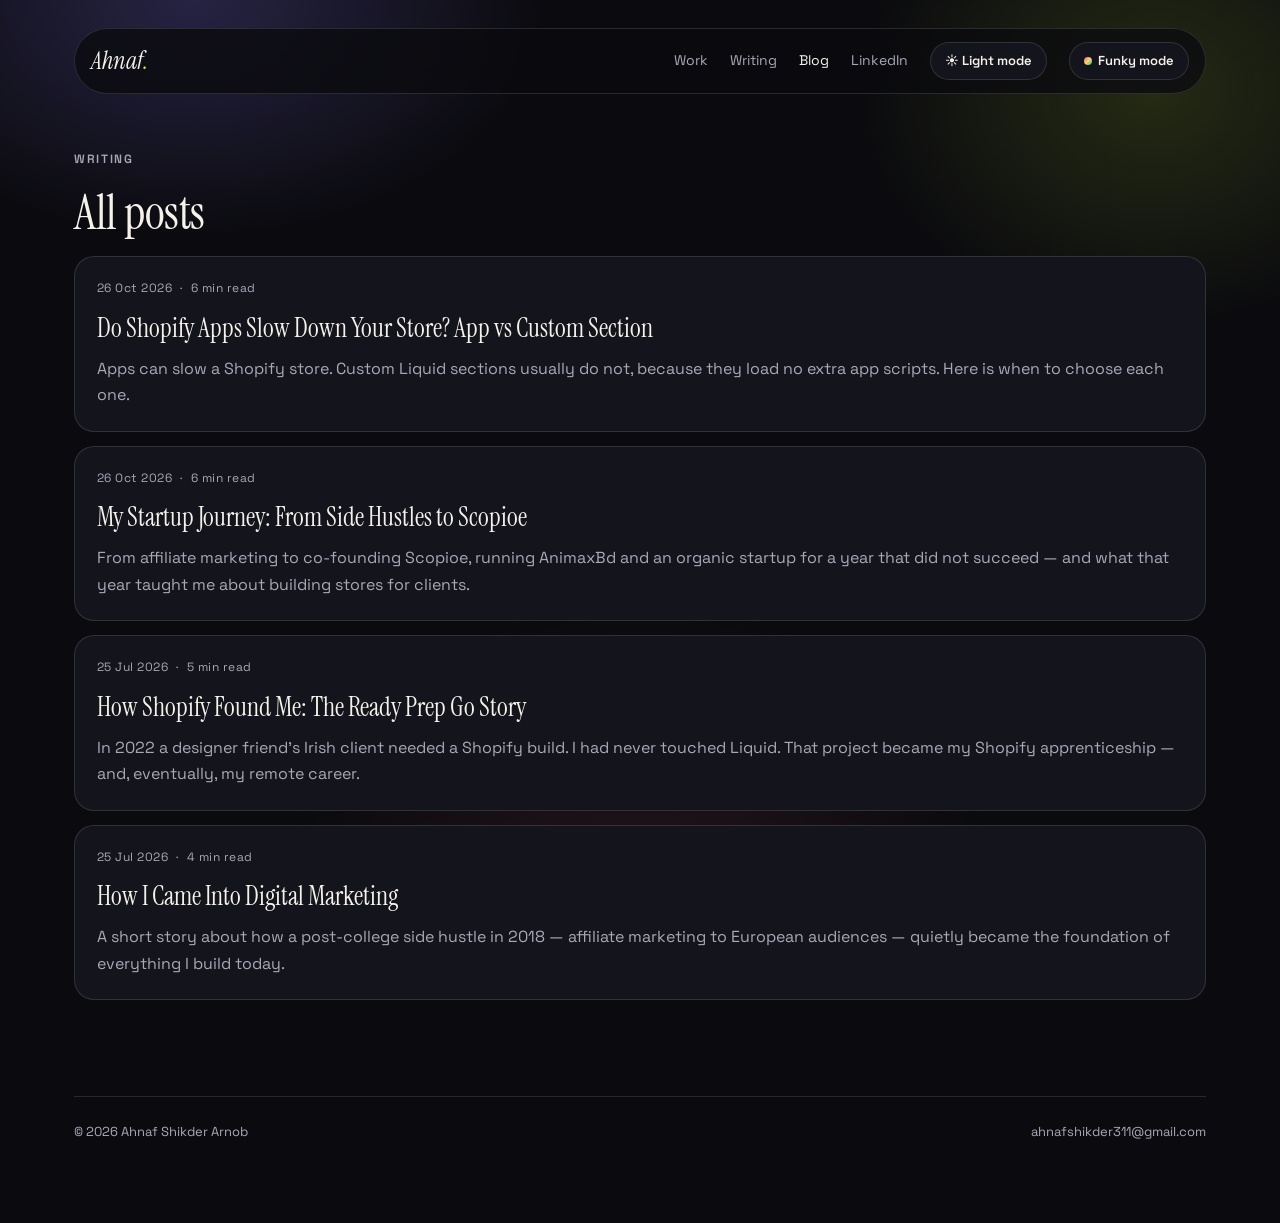
<file: blog.html>
<!doctype html>
<html lang="en" data-theme="dark">
<head>
<meta charset="utf-8" />
<meta name="viewport" content="width=device-width, initial-scale=1" />
<title>Writing — Ahnaf Shikder Arnob</title>
<meta name="description" content="Notes on Shopify, front-end development, and how a marketing background became a builder's career." />
<link rel="preconnect" href="https://fonts.googleapis.com" />
<link rel="preconnect" href="https://fonts.gstatic.com" crossorigin />
<link href="https://fonts.googleapis.com/css2?family=Instrument+Serif&family=Inter:wght@400;500;600;700&family=Bungee&family=Space+Grotesk:wght@400;600;700&family=VT323&display=swap" rel="stylesheet" />
<link rel="stylesheet" href="styles.css" />
</head>
<body>
<div class="ambient" aria-hidden="true"></div>
<div class="progress" id="progress" aria-hidden="true"></div>
<main class="page">
  <header class="site-header">
    <a href="./" class="brand">Ahnaf<span class="brand-dot">.</span></a>
    <nav aria-label="Primary">
      <a href="index.html#work">Work</a>
      <a href="index.html#writing">Writing</a>
      <a href="blog.html" class="nav-active">Blog</a>
      <a href="https://www.linkedin.com/in/ahnaf-shikder-arnob-941624238/" target="_blank" rel="noreferrer">LinkedIn</a>
      <button type="button" class="theme-btn" id="theme-btn">☀️ Light mode</button>
      <span data-funky-mount></span>
    </nav>
  </header>
  <section class="section" style="padding-top:56px">
    <p class="eyebrow">Writing</p>
    <h1 class="section-title">All posts</h1>
    <ul class="post-list">
      <li><a class="post-link" href="post-shopify-app-vs-custom-section-speed.html"><div class="post-meta"><time datetime="2026-10-26">26 Oct 2026</time><span>·</span><span>6 min read</span></div><h3>Do Shopify Apps Slow Down Your Store? App vs Custom Section</h3><p>Apps can slow a Shopify store. Custom Liquid sections usually do not, because they load no extra app scripts. Here is when to choose each one.</p></a></li>
      <li><a class="post-link" href="post-my-startup-journey.html"><div class="post-meta"><time datetime="2026-10-26">26 Oct 2026</time><span>·</span><span>6 min read</span></div><h3>My Startup Journey: From Side Hustles to Scopioe</h3><p>From affiliate marketing to co-founding Scopioe, running AnimaxBd and an organic startup for a year that did not succeed — and what that year taught me about building stores for clients.</p></a></li>
      <li><a class="post-link" href="post-how-shopify-found-me.html"><div class="post-meta"><time datetime="2026-07-25">25 Jul 2026</time><span>·</span><span>5 min read</span></div><h3>How Shopify Found Me: The Ready Prep Go Story</h3><p>In 2022 a designer friend's Irish client needed a Shopify build. I had never touched Liquid. That project became my Shopify apprenticeship — and, eventually, my remote career.</p></a></li>
      <li><a class="post-link" href="post-how-i-came-into-digital-marketing.html"><div class="post-meta"><time datetime="2026-07-25">25 Jul 2026</time><span>·</span><span>4 min read</span></div><h3>How I Came Into Digital Marketing</h3><p>A short story about how a post-college side hustle in 2018 — affiliate marketing to European audiences — quietly became the foundation of everything I build today.</p></a></li>
    </ul>
  </section>
  <footer class="site-footer"><span>© <span id="year"></span> Ahnaf Shikder Arnob</span><span><a href="mailto:ahnafshikder311@gmail.com">ahnafshikder311@gmail.com</a></span></footer>
</main>
<div class="toast" id="toast" role="status"></div>
<button type="button" class="backtop" id="backtop" aria-label="Back to top">↑</button>
<script src="script.js"></script>
</body>
</html>
</file>
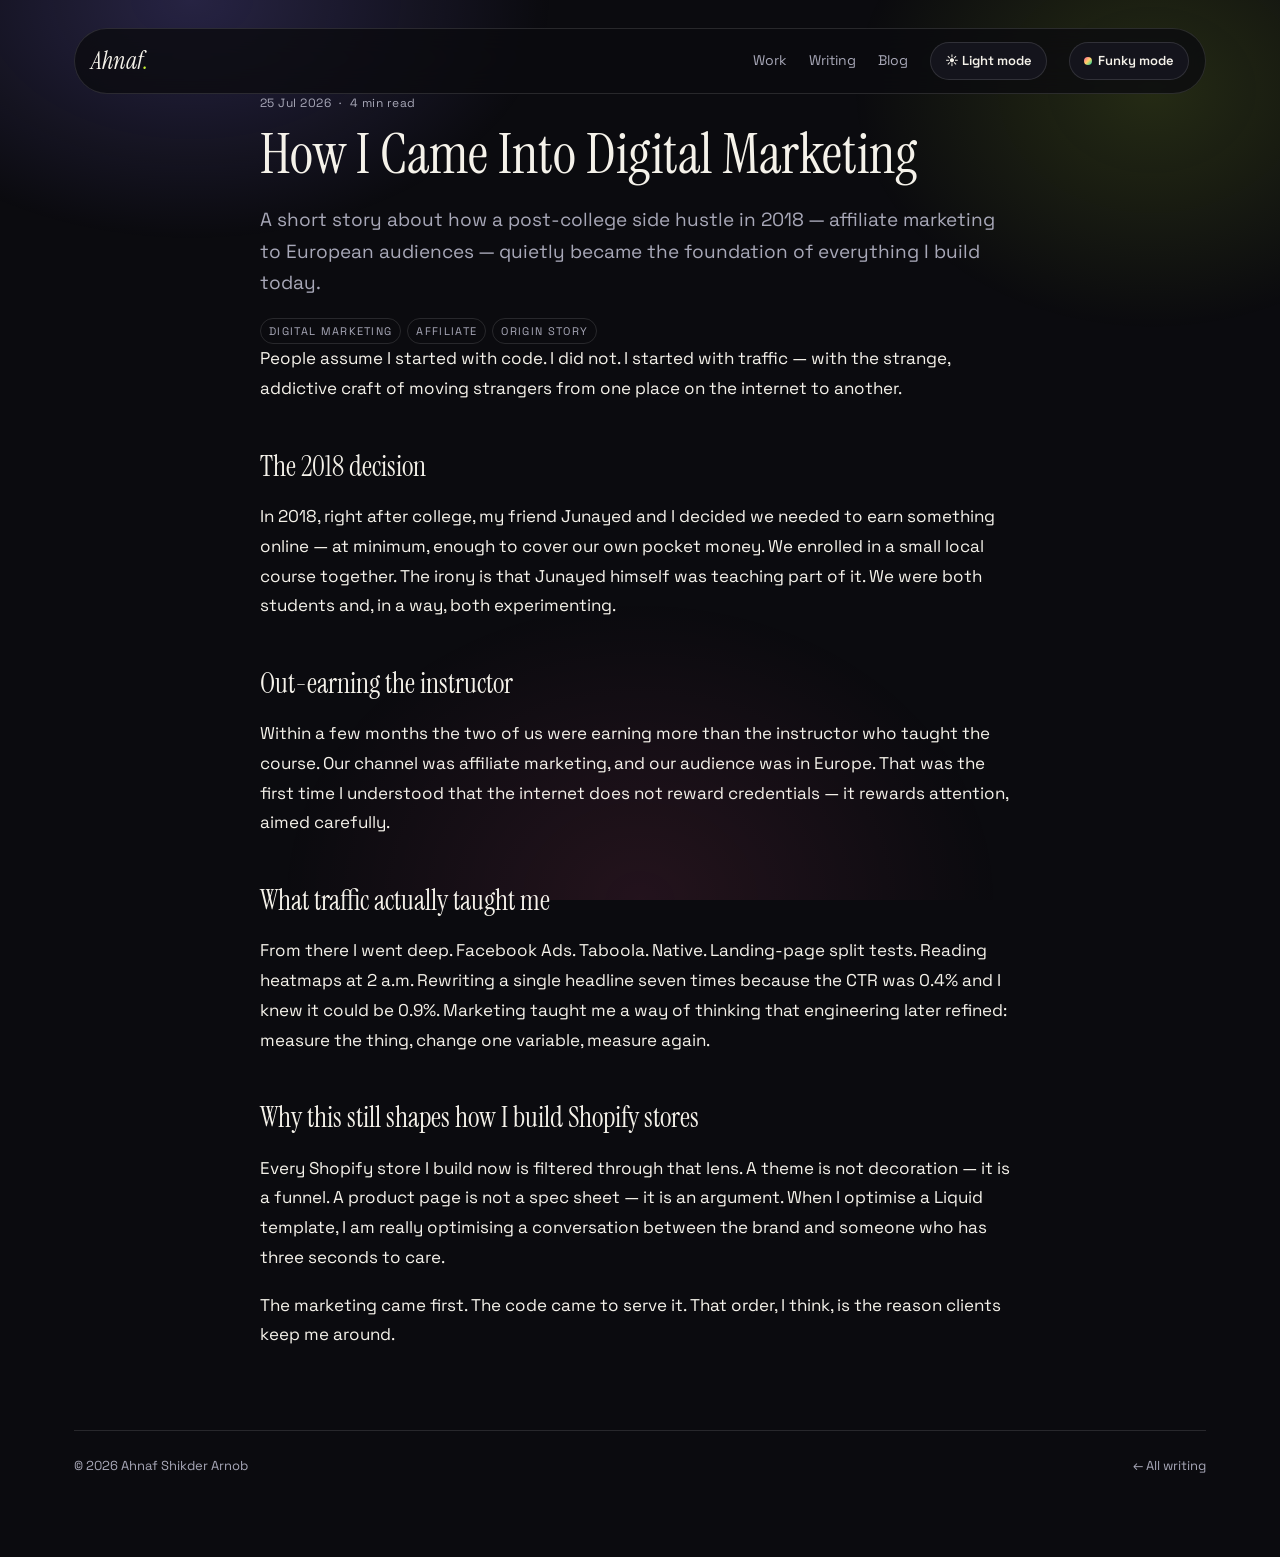
<file: post-how-i-came-into-digital-marketing.html>
<!doctype html>
<html lang="en" data-theme="dark">
<head>
<meta charset="utf-8" />
<meta name="viewport" content="width=device-width, initial-scale=1" />
<title>How I Came Into Digital Marketing — Ahnaf Shikder Arnob</title>
<meta name="description" content="A short story about how a post-college side hustle in 2018 — affiliate marketing to European audiences — quietly became the foundation of everything I build today." />
<meta property="og:title" content="How I Came Into Digital Marketing" />
<meta property="og:description" content="From a 2018 affiliate-marketing side hustle to building Shopify stores today." />
<meta property="og:type" content="article" />
<meta name="twitter:card" content="summary" />
<link rel="preconnect" href="https://fonts.googleapis.com" />
<link rel="preconnect" href="https://fonts.gstatic.com" crossorigin />
<link href="https://fonts.googleapis.com/css2?family=Instrument+Serif&family=Inter:wght@400;500;600;700&family=Bungee&family=Space+Grotesk:wght@400;600;700&family=VT323&display=swap" rel="stylesheet" />
<link rel="stylesheet" href="styles.css" />
<script type="application/ld+json">
{"@context":"https://schema.org","@type":"Article","headline":"How I Came Into Digital Marketing","datePublished":"2026-07-25","author":{"@type":"Person","name":"Ahnaf Shikder Arnob"}}
</script>
</head>
<body>
<div class="ambient" aria-hidden="true"></div>
<div class="progress" id="progress" aria-hidden="true"></div>
<main class="page">
  <header class="site-header">
    <a href="./" class="brand">Ahnaf<span class="brand-dot">.</span></a>
    <nav aria-label="Primary">
      <a href="index.html#work">Work</a>
      <a href="index.html#writing">Writing</a>
      <a href="blog.html">Blog</a>
      <button type="button" class="theme-btn" id="theme-btn">☀️ Light</button>
      <span data-funky-mount></span>
    </nav>
  </header>

  <article class="article">
    <div class="article-header">
      <div class="post-meta"><time datetime="2026-07-25">25 Jul 2026</time><span>·</span><span>4 min read</span></div>
      <h1 class="article-title">How I Came Into Digital Marketing</h1>
      <p class="article-desc">A short story about how a post-college side hustle in 2018 — affiliate marketing to European audiences — quietly became the foundation of everything I build today.</p>
      <div class="tags"><span class="tag">Digital Marketing</span><span class="tag">Affiliate</span><span class="tag">Origin Story</span></div>
    </div>
    <div class="article-body">
      <p>People assume I started with code. I did not. I started with traffic — with the strange, addictive craft of moving strangers from one place on the internet to another.</p>
      <h2>The 2018 decision</h2>
      <p>In 2018, right after college, my friend Junayed and I decided we needed to earn something online — at minimum, enough to cover our own pocket money. We enrolled in a small local course together. The irony is that Junayed himself was teaching part of it. We were both students and, in a way, both experimenting.</p>
      <h2>Out-earning the instructor</h2>
      <p>Within a few months the two of us were earning more than the instructor who taught the course. Our channel was affiliate marketing, and our audience was in Europe. That was the first time I understood that the internet does not reward credentials — it rewards attention, aimed carefully.</p>
      <h2>What traffic actually taught me</h2>
      <p>From there I went deep. Facebook Ads. Taboola. Native. Landing-page split tests. Reading heatmaps at 2 a.m. Rewriting a single headline seven times because the CTR was 0.4% and I knew it could be 0.9%. Marketing taught me a way of thinking that engineering later refined: measure the thing, change one variable, measure again.</p>
      <h2>Why this still shapes how I build Shopify stores</h2>
      <p>Every Shopify store I build now is filtered through that lens. A theme is not decoration — it is a funnel. A product page is not a spec sheet — it is an argument. When I optimise a Liquid template, I am really optimising a conversation between the brand and someone who has three seconds to care.</p>
      <p>The marketing came first. The code came to serve it. That order, I think, is the reason clients keep me around.</p>
    </div>
  </article>

  <footer class="site-footer">
    <span>© <span id="year"></span> Ahnaf Shikder Arnob</span>
    <span><a href="blog.html">← All writing</a></span>
  </footer>
</main>
<div class="toast" id="toast" role="status"></div>
<button type="button" class="backtop" id="backtop" aria-label="Back to top">↑</button>
<script>document.getElementById("year").textContent = new Date().getFullYear();</script>
<script src="script.js"></script>
</body>
</html>
</file>
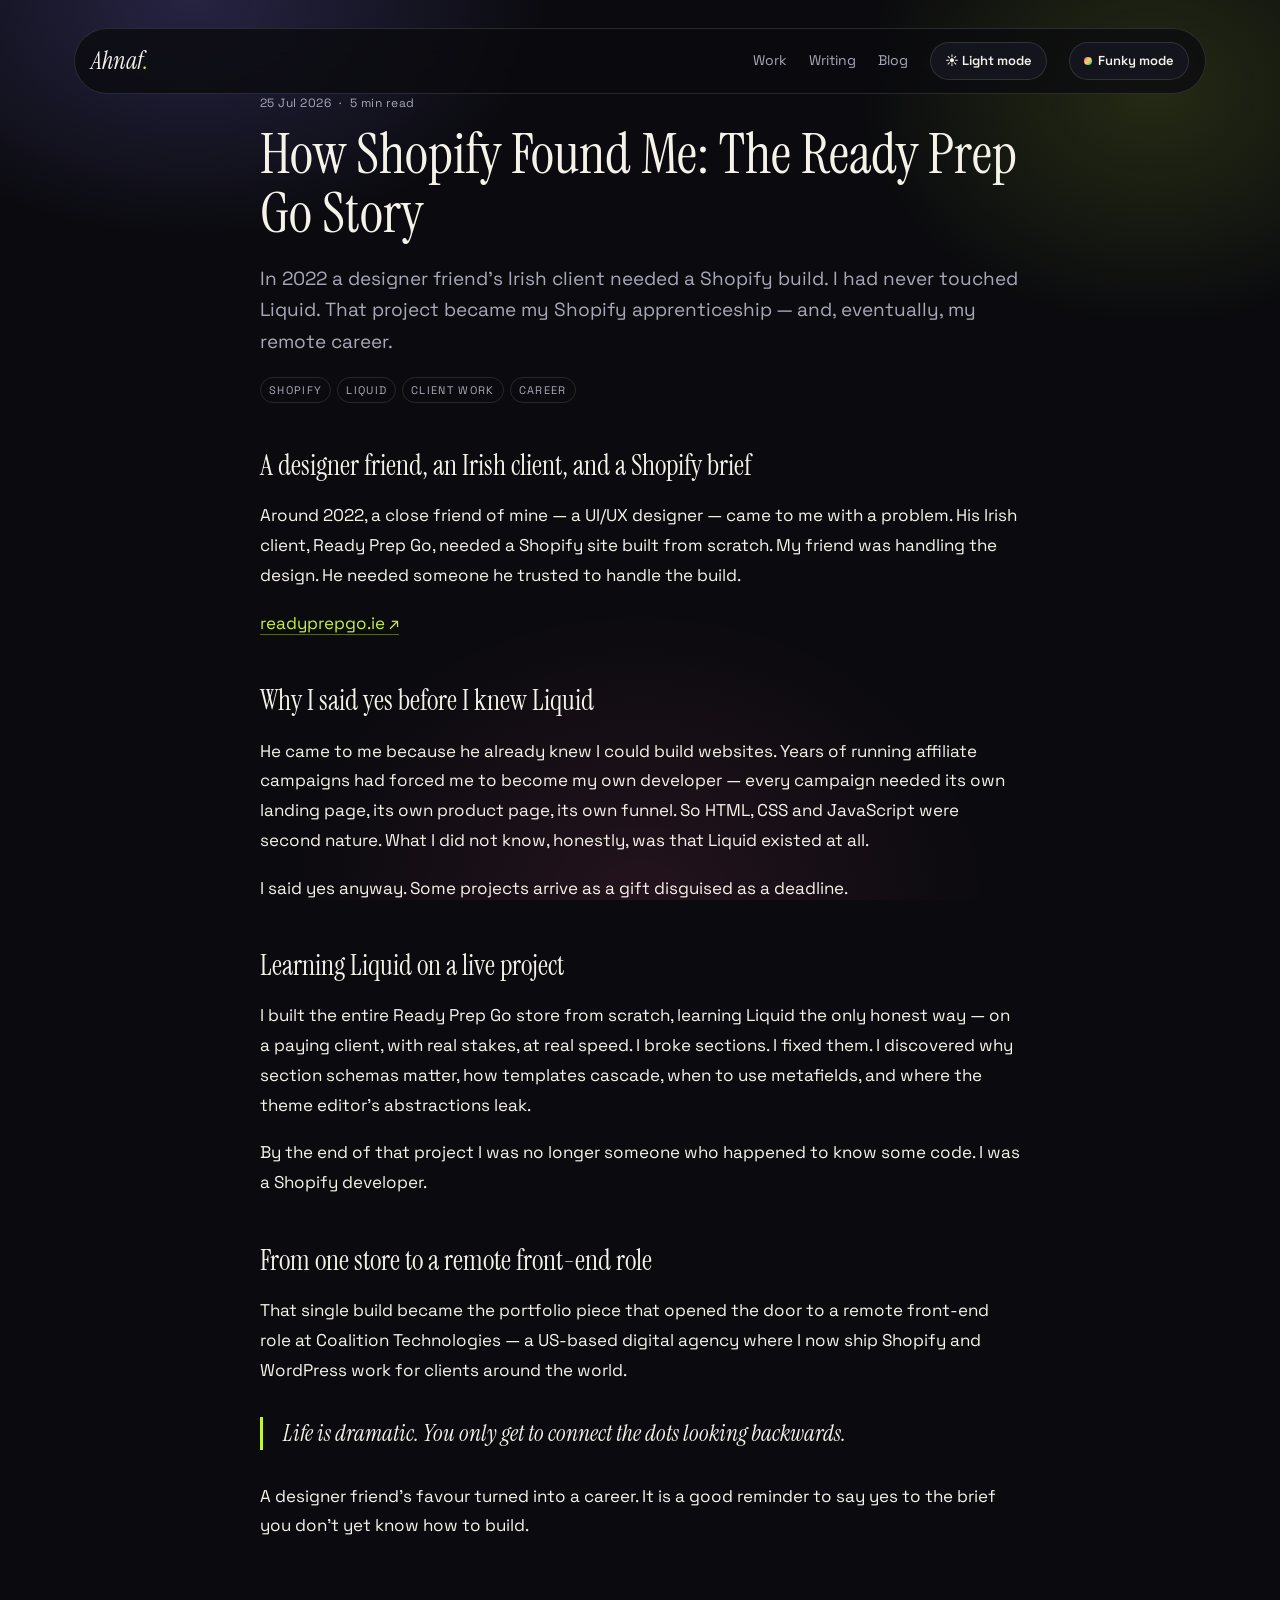
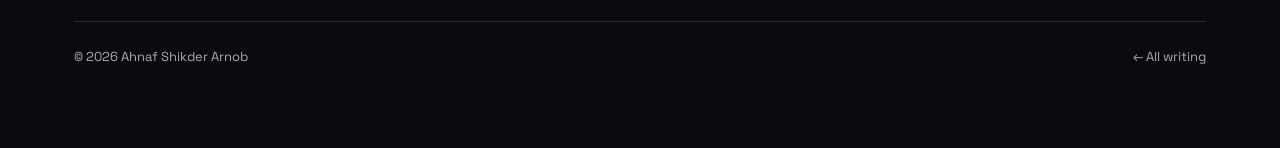
<file: post-how-shopify-found-me.html>
<!doctype html>
<html lang="en" data-theme="dark">
<head>
<meta charset="utf-8" />
<meta name="viewport" content="width=device-width, initial-scale=1" />
<title>How Shopify Found Me: The Ready Prep Go Story — Ahnaf Shikder Arnob</title>
<meta name="description" content="In 2022 a designer friend's Irish client needed a Shopify build. I had never touched Liquid. That project became my Shopify apprenticeship — and, eventually, my remote career." />
<meta property="og:title" content="How Shopify Found Me: The Ready Prep Go Story" />
<meta property="og:description" content="How a favour for a designer friend became a Shopify career." />
<meta property="og:type" content="article" />
<meta name="twitter:card" content="summary" />
<link rel="preconnect" href="https://fonts.googleapis.com" />
<link rel="preconnect" href="https://fonts.gstatic.com" crossorigin />
<link href="https://fonts.googleapis.com/css2?family=Instrument+Serif&family=Inter:wght@400;500;600;700&family=Bungee&family=Space+Grotesk:wght@400;600;700&family=VT323&display=swap" rel="stylesheet" />
<link rel="stylesheet" href="styles.css" />
<script type="application/ld+json">
{"@context":"https://schema.org","@type":"Article","headline":"How Shopify Found Me: The Ready Prep Go Story","datePublished":"2026-07-25","author":{"@type":"Person","name":"Ahnaf Shikder Arnob"}}
</script>
</head>
<body>
<div class="ambient" aria-hidden="true"></div>
<div class="progress" id="progress" aria-hidden="true"></div>
<main class="page">
  <header class="site-header">
    <a href="./" class="brand">Ahnaf<span class="brand-dot">.</span></a>
    <nav aria-label="Primary">
      <a href="index.html#work">Work</a>
      <a href="index.html#writing">Writing</a>
      <a href="blog.html">Blog</a>
      <button type="button" class="theme-btn" id="theme-btn">☀️ Light</button>
      <span data-funky-mount></span>
    </nav>
  </header>

  <article class="article">
    <div class="article-header">
      <div class="post-meta"><time datetime="2026-07-25">25 Jul 2026</time><span>·</span><span>5 min read</span></div>
      <h1 class="article-title">How Shopify Found Me: The Ready Prep Go Story</h1>
      <p class="article-desc">In 2022 a designer friend's Irish client needed a Shopify build. I had never touched Liquid. That project became my Shopify apprenticeship — and, eventually, my remote career.</p>
      <div class="tags"><span class="tag">Shopify</span><span class="tag">Liquid</span><span class="tag">Client Work</span><span class="tag">Career</span></div>
    </div>
    <div class="article-body">
      <h2>A designer friend, an Irish client, and a Shopify brief</h2>
      <p>Around 2022, a close friend of mine — a UI/UX designer — came to me with a problem. His Irish client, Ready Prep Go, needed a Shopify site built from scratch. My friend was handling the design. He needed someone he trusted to handle the build.</p>
      <p><a href="https://readyprepgo.ie" target="_blank" rel="noreferrer">readyprepgo.ie ↗</a></p>
      <h2>Why I said yes before I knew Liquid</h2>
      <p>He came to me because he already knew I could build websites. Years of running affiliate campaigns had forced me to become my own developer — every campaign needed its own landing page, its own product page, its own funnel. So HTML, CSS and JavaScript were second nature. What I did not know, honestly, was that Liquid existed at all.</p>
      <p>I said yes anyway. Some projects arrive as a gift disguised as a deadline.</p>
      <h2>Learning Liquid on a live project</h2>
      <p>I built the entire Ready Prep Go store from scratch, learning Liquid the only honest way — on a paying client, with real stakes, at real speed. I broke sections. I fixed them. I discovered why section schemas matter, how templates cascade, when to use metafields, and where the theme editor's abstractions leak.</p>
      <p>By the end of that project I was no longer someone who happened to know some code. I was a Shopify developer.</p>
      <h2>From one store to a remote front-end role</h2>
      <p>That single build became the portfolio piece that opened the door to a remote front-end role at Coalition Technologies — a US-based digital agency where I now ship Shopify and WordPress work for clients around the world.</p>
      <blockquote>Life is dramatic. You only get to connect the dots looking backwards.</blockquote>
      <p>A designer friend's favour turned into a career. It is a good reminder to say yes to the brief you don't yet know how to build.</p>
    </div>
  </article>

  <footer class="site-footer">
    <span>© <span id="year"></span> Ahnaf Shikder Arnob</span>
    <span><a href="blog.html">← All writing</a></span>
  </footer>
</main>
<div class="toast" id="toast" role="status"></div>
<button type="button" class="backtop" id="backtop" aria-label="Back to top">↑</button>
<script>document.getElementById("year").textContent = new Date().getFullYear();</script>
<script src="script.js"></script>
</body>
</html>
</file>
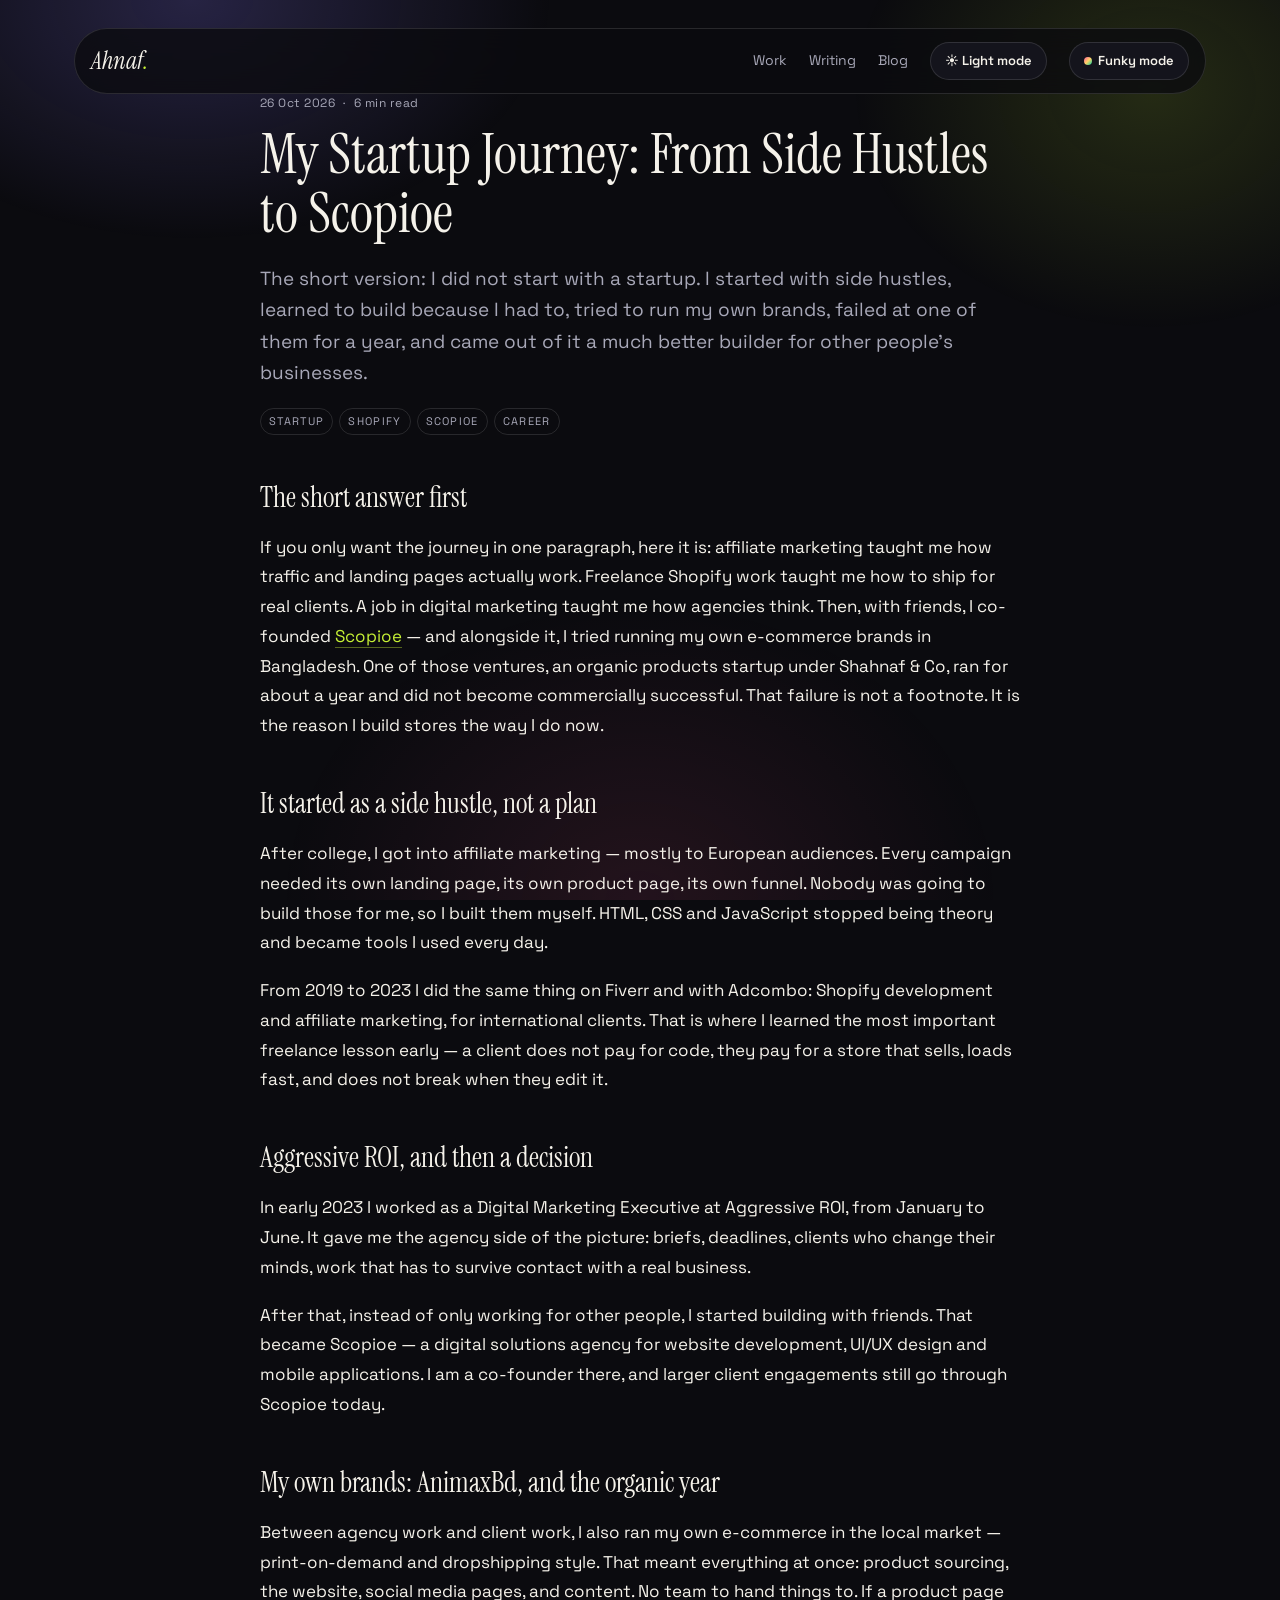
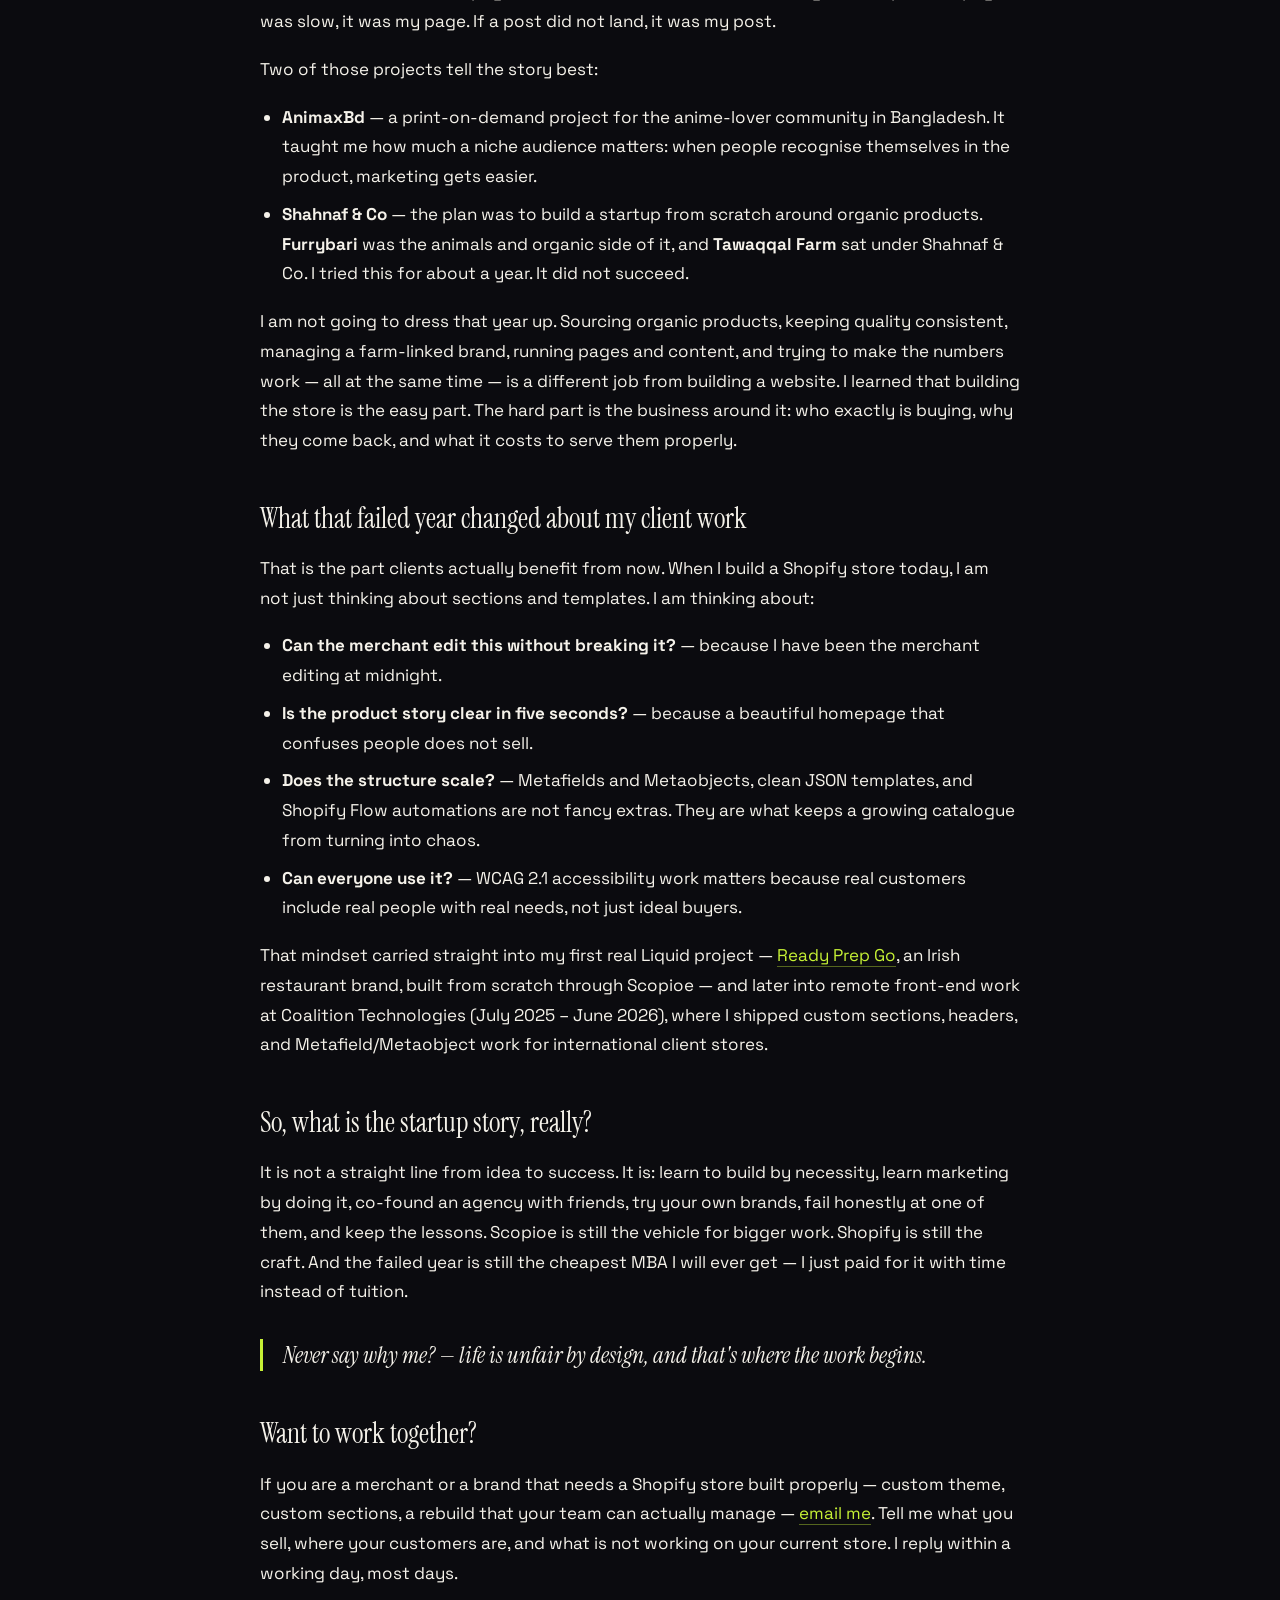
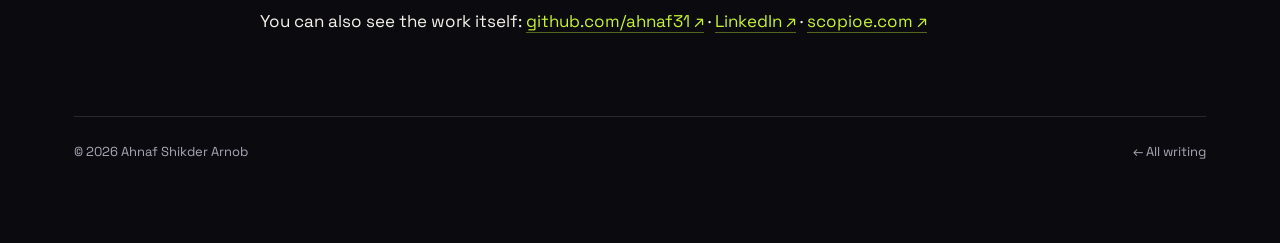
<file: post-my-startup-journey.html>
<!doctype html>
<html lang="en" data-theme="dark">
<head>
<meta charset="utf-8" />
<meta name="viewport" content="width=device-width, initial-scale=1" />
<title>My Startup Journey: From Side Hustles to Scopioe — Ahnaf Shikder Arnob</title>
<meta name="description" content="From affiliate marketing and freelance Shopify work to co-founding Scopioe, running a print-on-demand brand and an organic startup for a year that did not succeed — and what that year taught me about building for clients." />
<meta property="og:title" content="My Startup Journey: From Side Hustles to Scopioe" />
<meta property="og:description" content="The honest version: what I built, what failed, and what I carry into every Shopify project now." />
<meta property="og:type" content="article" />
<meta name="twitter:card" content="summary" />
<link rel="preconnect" href="https://fonts.googleapis.com" />
<link rel="preconnect" href="https://fonts.gstatic.com" crossorigin />
<link href="https://fonts.googleapis.com/css2?family=Instrument+Serif&family=Inter:wght@400;500;600;700&family=Bungee&family=Space+Grotesk:wght@400;600;700&family=VT323&display=swap" rel="stylesheet" />
<link rel="stylesheet" href="styles.css" />
<script type="application/ld+json">
{"@context":"https://schema.org","@type":"Article","headline":"My Startup Journey: From Side Hustles to Scopioe","datePublished":"2026-10-26","author":{"@type":"Person","name":"Ahnaf Shikder Arnob","url":"https://github.com/ahnaf31"}}
</script>
<script type="application/ld+json">
{"@context":"https://schema.org","@type":"FAQPage","mainEntity":[
 {"@type":"Question","name":"What startups has Ahnaf Shikder Arnob worked on?","acceptedAnswer":{"@type":"Answer","text":"He co-founded Scopioe, a digital solutions agency, with friends after working at Aggressive ROI. Before that he ran his own e-commerce work in Bangladesh, including AnimaxBd, a print-on-demand project for the anime-lover community, and Shahnaf & Co, an organic products venture that included Furrybari and Tawaqqal Farm."}},
 {"@type":"Question","name":"Did his organic startup succeed?","acceptedAnswer":{"@type":"Answer","text":"No. He tried the organic venture for about one year and it was not commercially successful. He writes about it openly because it shaped how he now builds stores for clients."}},
 {"@type":"Question","name":"What does he do now?","acceptedAnswer":{"@type":"Answer","text":"Shopify and front-end development: custom Liquid themes, custom sections and templates, Metafields and Metaobjects, Shopify Flow, and WCAG 2.1 accessibility work. Larger engagements go through Scopioe, the agency he co-founded."}}
]}
</script>
</head>
<body>
<div class="ambient" aria-hidden="true"></div>
<div class="progress" id="progress" aria-hidden="true"></div>
<main class="page">
  <header class="site-header">
    <a href="./" class="brand">Ahnaf<span class="brand-dot">.</span></a>
    <nav aria-label="Primary">
      <a href="index.html#work">Work</a>
      <a href="index.html#writing">Writing</a>
      <a href="blog.html">Blog</a>
      <button type="button" class="theme-btn" id="theme-btn">☀️ Light mode</button>
      <span data-funky-mount></span>
    </nav>
  </header>

  <article class="article">
    <div class="article-header">
      <div class="post-meta"><time datetime="2026-10-26">26 Oct 2026</time><span>·</span><span>6 min read</span></div>
      <h1 class="article-title">My Startup Journey: From Side Hustles to Scopioe</h1>
      <p class="article-desc">The short version: I did not start with a startup. I started with side hustles, learned to build because I had to, tried to run my own brands, failed at one of them for a year, and came out of it a much better builder for other people's businesses.</p>
      <div class="tags"><span class="tag">Startup</span><span class="tag">Shopify</span><span class="tag">Scopioe</span><span class="tag">Career</span></div>
    </div>
    <div class="article-body">
      <h2>The short answer first</h2>
      <p>If you only want the journey in one paragraph, here it is: affiliate marketing taught me how traffic and landing pages actually work. Freelance Shopify work taught me how to ship for real clients. A job in digital marketing taught me how agencies think. Then, with friends, I co-founded <a href="https://www.scopioe.com/" target="_blank" rel="noreferrer">Scopioe</a> — and alongside it, I tried running my own e-commerce brands in Bangladesh. One of those ventures, an organic products startup under Shahnaf &amp; Co, ran for about a year and did not become commercially successful. That failure is not a footnote. It is the reason I build stores the way I do now.</p>

      <h2>It started as a side hustle, not a plan</h2>
      <p>After college, I got into affiliate marketing — mostly to European audiences. Every campaign needed its own landing page, its own product page, its own funnel. Nobody was going to build those for me, so I built them myself. HTML, CSS and JavaScript stopped being theory and became tools I used every day.</p>
      <p>From 2019 to 2023 I did the same thing on Fiverr and with Adcombo: Shopify development and affiliate marketing, for international clients. That is where I learned the most important freelance lesson early — a client does not pay for code, they pay for a store that sells, loads fast, and does not break when they edit it.</p>

      <h2>Aggressive ROI, and then a decision</h2>
      <p>In early 2023 I worked as a Digital Marketing Executive at Aggressive ROI, from January to June. It gave me the agency side of the picture: briefs, deadlines, clients who change their minds, work that has to survive contact with a real business.</p>
      <p>After that, instead of only working for other people, I started building with friends. That became Scopioe — a digital solutions agency for website development, UI/UX design and mobile applications. I am a co-founder there, and larger client engagements still go through Scopioe today.</p>

      <h2>My own brands: AnimaxBd, and the organic year</h2>
      <p>Between agency work and client work, I also ran my own e-commerce in the local market — print-on-demand and dropshipping style. That meant everything at once: product sourcing, the website, social media pages, and content. No team to hand things to. If a product page was slow, it was my page. If a post did not land, it was my post.</p>
      <p>Two of those projects tell the story best:</p>
      <ul>
        <li><strong>AnimaxBd</strong> — a print-on-demand project for the anime-lover community in Bangladesh. It taught me how much a niche audience matters: when people recognise themselves in the product, marketing gets easier.</li>
        <li><strong>Shahnaf &amp; Co</strong> — the plan was to build a startup from scratch around organic products. <strong>Furrybari</strong> was the animals and organic side of it, and <strong>Tawaqqal Farm</strong> sat under Shahnaf &amp; Co. I tried this for about a year. It did not succeed.</li>
      </ul>
      <p>I am not going to dress that year up. Sourcing organic products, keeping quality consistent, managing a farm-linked brand, running pages and content, and trying to make the numbers work — all at the same time — is a different job from building a website. I learned that building the store is the easy part. The hard part is the business around it: who exactly is buying, why they come back, and what it costs to serve them properly.</p>

      <h2>What that failed year changed about my client work</h2>
      <p>That is the part clients actually benefit from now. When I build a Shopify store today, I am not just thinking about sections and templates. I am thinking about:</p>
      <ul>
        <li><strong>Can the merchant edit this without breaking it?</strong> — because I have been the merchant editing at midnight.</li>
        <li><strong>Is the product story clear in five seconds?</strong> — because a beautiful homepage that confuses people does not sell.</li>
        <li><strong>Does the structure scale?</strong> — Metafields and Metaobjects, clean JSON templates, and Shopify Flow automations are not fancy extras. They are what keeps a growing catalogue from turning into chaos.</li>
        <li><strong>Can everyone use it?</strong> — WCAG 2.1 accessibility work matters because real customers include real people with real needs, not just ideal buyers.</li>
      </ul>
      <p>That mindset carried straight into my first real Liquid project — <a href="https://readyprepgo.ie/" target="_blank" rel="noreferrer">Ready Prep Go</a>, an Irish restaurant brand, built from scratch through Scopioe — and later into remote front-end work at Coalition Technologies (July 2025 – June 2026), where I shipped custom sections, headers, and Metafield/Metaobject work for international client stores.</p>

      <h2>So, what is the startup story, really?</h2>
      <p>It is not a straight line from idea to success. It is: learn to build by necessity, learn marketing by doing it, co-found an agency with friends, try your own brands, fail honestly at one of them, and keep the lessons. Scopioe is still the vehicle for bigger work. Shopify is still the craft. And the failed year is still the cheapest MBA I will ever get — I just paid for it with time instead of tuition.</p>
      <blockquote>Never say <em>why me?</em> — life is unfair by design, and that's where the work begins.</blockquote>

      <h2>Want to work together?</h2>
      <p>If you are a merchant or a brand that needs a Shopify store built properly — custom theme, custom sections, a rebuild that your team can actually manage — <a href="mailto:ahnafshikder311@gmail.com">email me</a>. Tell me what you sell, where your customers are, and what is not working on your current store. I reply within a working day, most days.</p>
      <p>You can also see the work itself: <a href="https://github.com/ahnaf31" target="_blank" rel="noreferrer">github.com/ahnaf31 ↗</a> · <a href="https://www.linkedin.com/in/ahnaf-shikder-arnob-941624238/" target="_blank" rel="noreferrer">LinkedIn ↗</a> · <a href="https://www.scopioe.com/" target="_blank" rel="noreferrer">scopioe.com ↗</a></p>
    </div>
  </article>

  <footer class="site-footer">
    <span>© <span id="year"></span> Ahnaf Shikder Arnob</span>
    <span><a href="blog.html">← All writing</a></span>
  </footer>
</main>
<div class="toast" id="toast" role="status"></div>
<button type="button" class="backtop" id="backtop" aria-label="Back to top">↑</button>
<script>document.getElementById("year").textContent = new Date().getFullYear();</script>
<script src="script.js"></script>
</body>
</html>
</file>
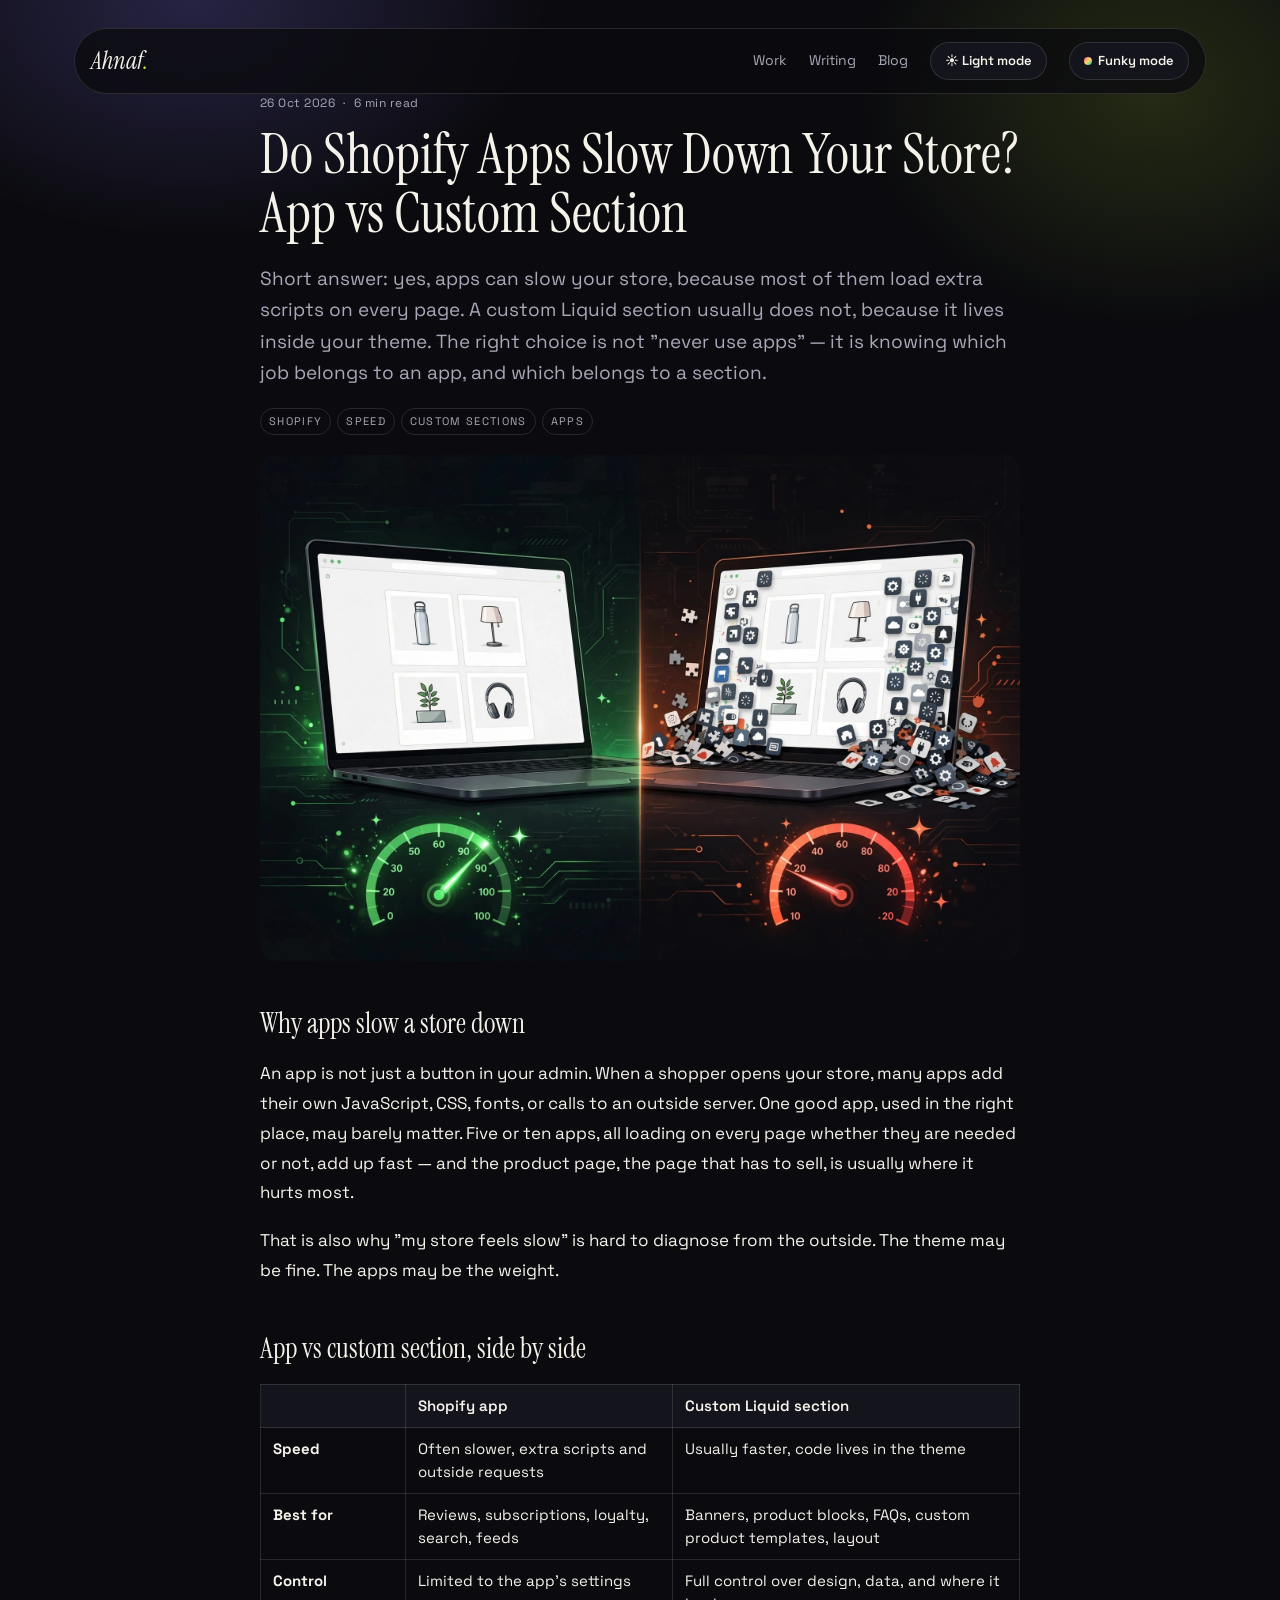
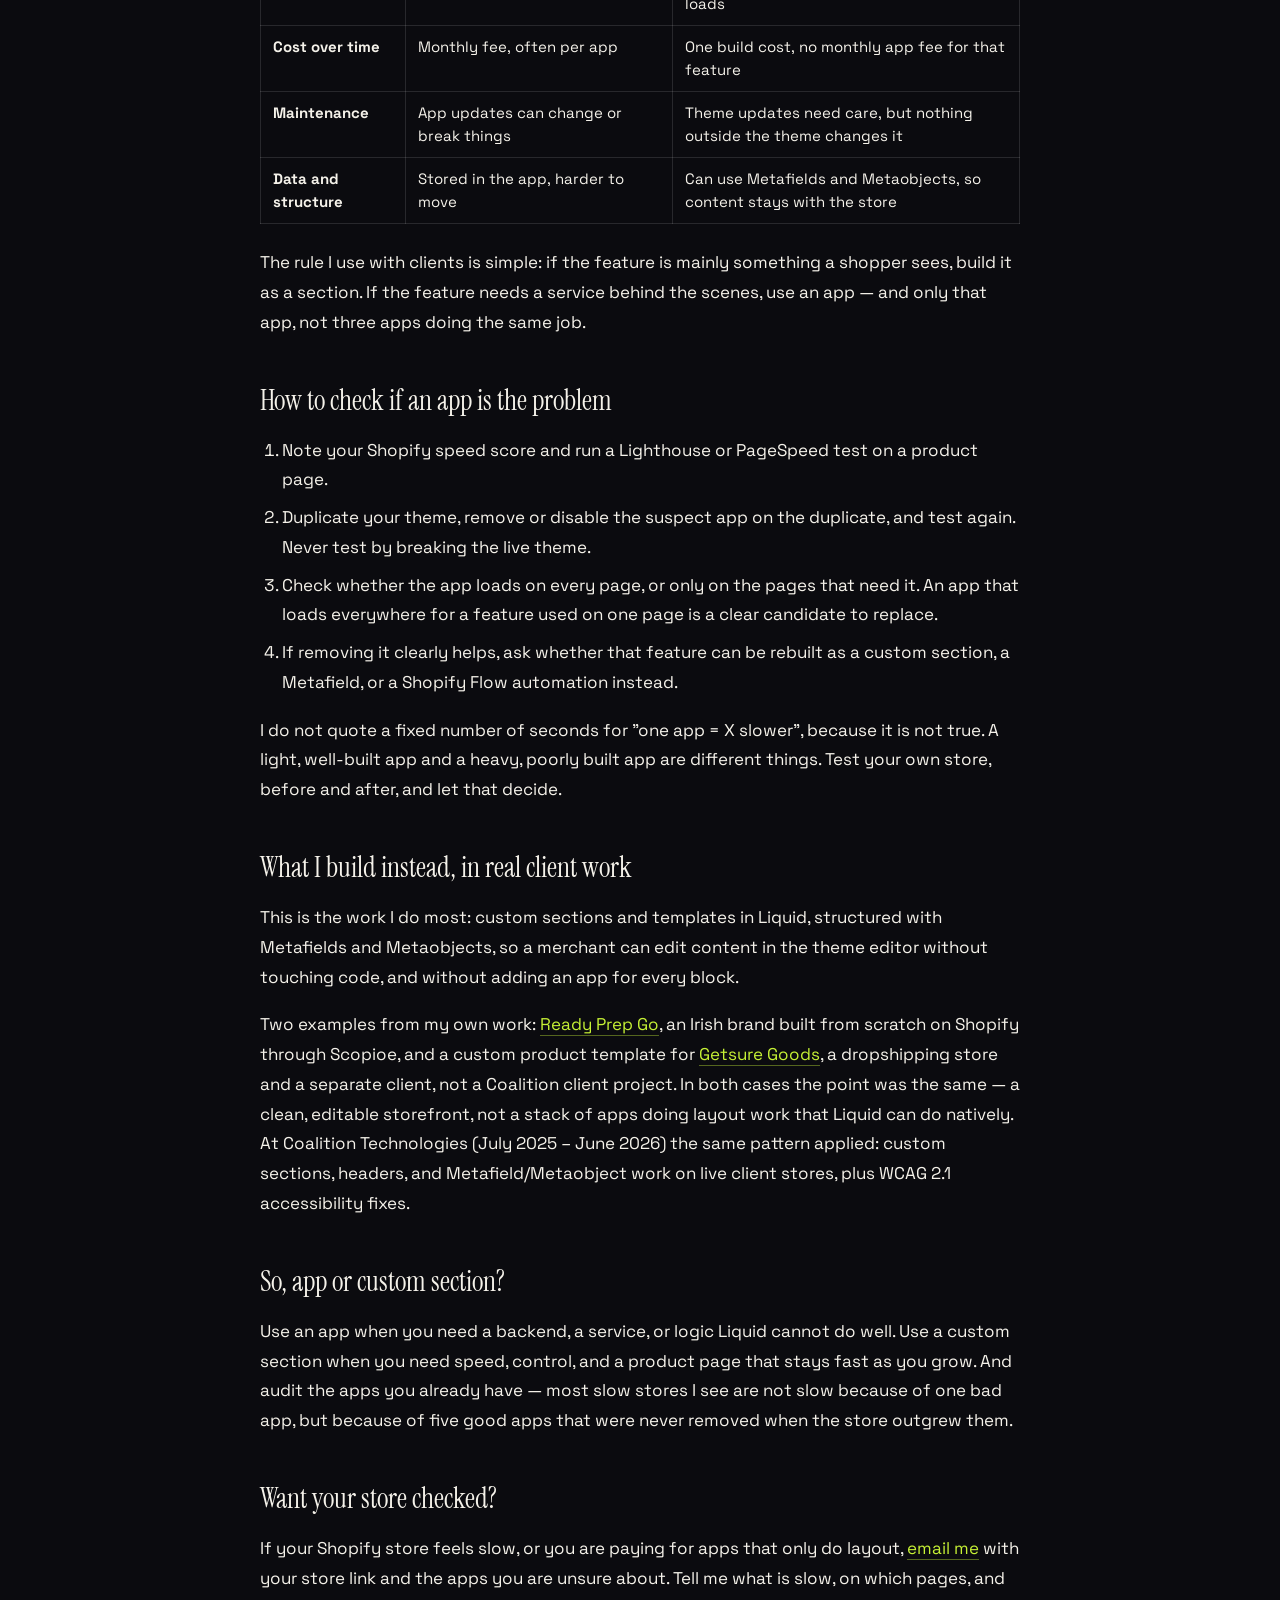
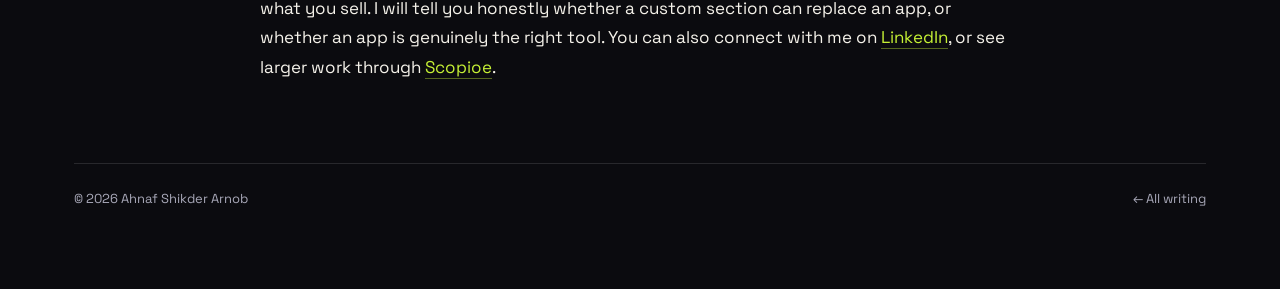
<file: post-shopify-app-vs-custom-section-speed.html>
<!doctype html>
<html lang="en" data-theme="dark">
<head>
<meta charset="utf-8" />
<meta name="viewport" content="width=device-width, initial-scale=1" />
<title>Do Shopify Apps Slow Down Your Store? App vs Custom Section — Ahnaf Shikder Arnob</title>
<meta name="description" content="Yes, Shopify apps can slow your store, because most apps load extra scripts on every page. A custom Liquid section usually loads faster, because it is built into your theme. Choose an app when you need a complex feature fast, and a custom section when speed, control, and a clean product page matter most." />
<meta property="og:title" content="Do Shopify Apps Slow Down Your Store? App vs Custom Section" />
<meta property="og:description" content="Apps can slow a Shopify store. Custom Liquid sections usually do not, because they load no extra app scripts. Here is when to choose each one." />
<meta property="og:type" content="article" />
<meta property="og:image" content="images/thumbnail-shopify-app-vs-custom-section.jpg" />
<meta name="twitter:card" content="summary_large_image" />
<link rel="preconnect" href="https://fonts.googleapis.com" />
<link rel="preconnect" href="https://fonts.gstatic.com" crossorigin />
<link href="https://fonts.googleapis.com/css2?family=Instrument+Serif&family=Inter:wght@400;500;600;700&family=Bungee&family=Space+Grotesk:wght@400;600;700&family=VT323&display=swap" rel="stylesheet" />
<link rel="stylesheet" href="styles.css" />
<script type="application/ld+json">
{"@context":"https://schema.org","@type":"Article","headline":"Do Shopify Apps Slow Down Your Store? App vs Custom Section","datePublished":"2026-10-26","dateModified":"2026-10-26","author":{"@type":"Person","name":"Ahnaf Shikder Arnob","url":"https://github.com/ahnaf31"},"about":["Shopify","Shopify Liquid","Shopify speed optimisation"]}
</script>
<script type="application/ld+json">
{"@context":"https://schema.org","@type":"FAQPage","mainEntity":[
 {"@type":"Question","name":"Do Shopify apps slow down your store?","acceptedAnswer":{"@type":"Answer","text":"Yes, they can. Most Shopify apps add JavaScript, CSS, or external requests to your storefront. One well-built app may have little effect, but several apps together can slow page load, especially on product and collection pages. The effect depends on the app, not on the number alone, so test speed before and after installing an app."}},
 {"@type":"Question","name":"Is a custom Shopify section faster than an app?","acceptedAnswer":{"@type":"Answer","text":"Usually, yes. A custom section is written in Liquid and built into your theme, so it does not load a separate app script, dashboard, or tracking code. For a layout, product block, banner, FAQ, or custom product template, a custom section is normally the faster and cleaner choice."}},
 {"@type":"Question","name":"When should I use a Shopify app instead of a custom section?","acceptedAnswer":{"@type":"Answer","text":"Use an app when the feature needs a backend, a third-party service, or complex logic that Liquid alone cannot do well — for example reviews with moderation, subscriptions, loyalty points, advanced search, or a live inventory feed. Use a custom section when the job is mainly design, layout, or structured content."}},
 {"@type":"Question","name":"How do I check if an app is slowing my Shopify store?","acceptedAnswer":{"@type":"Answer","text":"Check your Shopify speed score and a Lighthouse/PageSpeed report, note the result, disable or remove the app on a duplicate theme, then test again. Also check whether the app loads on every page or only where it is needed. If removing it clearly improves load time and you can rebuild the feature as a section, that is usually the better trade."}},
 {"@type":"Question","name":"Can a slow Shopify store lose sales?","acceptedAnswer":{"@type":"Answer","text":"Yes. A slow product page can increase bounce and lower conversion, especially on mobile, where most Shopify traffic arrives. Speed is not the only factor — product, price, and trust matter too — but a store that feels slow gives shoppers a reason to leave before they buy."}}
]}
</script>
</head>
<body>
<div class="ambient" aria-hidden="true"></div>
<div class="progress" id="progress" aria-hidden="true"></div>
<main class="page">
  <header class="site-header">
    <a href="./" class="brand">Ahnaf<span class="brand-dot">.</span></a>
    <nav aria-label="Primary">
      <a href="index.html#work">Work</a>
      <a href="index.html#writing">Writing</a>
      <a href="blog.html">Blog</a>
      <button type="button" class="theme-btn" id="theme-btn">☀️ Light mode</button>
      <span data-funky-mount></span>
    </nav>
  </header>

  <article class="article">
    <div class="article-header">
      <div class="post-meta"><time datetime="2026-10-26">26 Oct 2026</time><span>·</span><span>6 min read</span></div>
      <h1 class="article-title">Do Shopify Apps Slow Down Your Store? App vs Custom Section</h1>
      <p class="article-desc">Short answer: yes, apps can slow your store, because most of them load extra scripts on every page. A custom Liquid section usually does not, because it lives inside your theme. The right choice is not "never use apps" — it is knowing which job belongs to an app, and which belongs to a section.</p>
      <div class="tags"><span class="tag">Shopify</span><span class="tag">Speed</span><span class="tag">Custom Sections</span><span class="tag">Apps</span></div>
      <p><img class="article-thumb" src="images/thumbnail-shopify-app-vs-custom-section.jpg" alt="A fast online storefront on one side and a store weighed down by app scripts on the other, with a speed gauge" /></p>
    </div>
    <div class="article-body">
      <h2>Why apps slow a store down</h2>
      <p>An app is not just a button in your admin. When a shopper opens your store, many apps add their own JavaScript, CSS, fonts, or calls to an outside server. One good app, used in the right place, may barely matter. Five or ten apps, all loading on every page whether they are needed or not, add up fast — and the product page, the page that has to sell, is usually where it hurts most.</p>
      <p>That is also why "my store feels slow" is hard to diagnose from the outside. The theme may be fine. The apps may be the weight.</p>

      <h2>App vs custom section, side by side</h2>
      <table>
        <tr><th></th><th>Shopify app</th><th>Custom Liquid section</th></tr>
        <tr><td><strong>Speed</strong></td><td>Often slower, extra scripts and outside requests</td><td>Usually faster, code lives in the theme</td></tr>
        <tr><td><strong>Best for</strong></td><td>Reviews, subscriptions, loyalty, search, feeds</td><td>Banners, product blocks, FAQs, custom product templates, layout</td></tr>
        <tr><td><strong>Control</strong></td><td>Limited to the app's settings</td><td>Full control over design, data, and where it loads</td></tr>
        <tr><td><strong>Cost over time</strong></td><td>Monthly fee, often per app</td><td>One build cost, no monthly app fee for that feature</td></tr>
        <tr><td><strong>Maintenance</strong></td><td>App updates can change or break things</td><td>Theme updates need care, but nothing outside the theme changes it</td></tr>
        <tr><td><strong>Data and structure</strong></td><td>Stored in the app, harder to move</td><td>Can use Metafields and Metaobjects, so content stays with the store</td></tr>
      </table>
      <p>The rule I use with clients is simple: if the feature is mainly something a shopper sees, build it as a section. If the feature needs a service behind the scenes, use an app — and only that app, not three apps doing the same job.</p>

      <h2>How to check if an app is the problem</h2>
      <ol>
        <li>Note your Shopify speed score and run a Lighthouse or PageSpeed test on a product page.</li>
        <li>Duplicate your theme, remove or disable the suspect app on the duplicate, and test again. Never test by breaking the live theme.</li>
        <li>Check whether the app loads on every page, or only on the pages that need it. An app that loads everywhere for a feature used on one page is a clear candidate to replace.</li>
        <li>If removing it clearly helps, ask whether that feature can be rebuilt as a custom section, a Metafield, or a Shopify Flow automation instead.</li>
      </ol>
      <p>I do not quote a fixed number of seconds for "one app = X slower", because it is not true. A light, well-built app and a heavy, poorly built app are different things. Test your own store, before and after, and let that decide.</p>

      <h2>What I build instead, in real client work</h2>
      <p>This is the work I do most: custom sections and templates in Liquid, structured with Metafields and Metaobjects, so a merchant can edit content in the theme editor without touching code, and without adding an app for every block.</p>
      <p>Two examples from my own work: <a href="https://readyprepgo.ie/" target="_blank" rel="noreferrer">Ready Prep Go</a>, an Irish brand built from scratch on Shopify through Scopioe, and a custom product template for <a href="https://getsuregoods.com/" target="_blank" rel="noreferrer">Getsure Goods</a>, a dropshipping store and a separate client, not a Coalition client project. In both cases the point was the same — a clean, editable storefront, not a stack of apps doing layout work that Liquid can do natively. At Coalition Technologies (July 2025 – June 2026) the same pattern applied: custom sections, headers, and Metafield/Metaobject work on live client stores, plus WCAG 2.1 accessibility fixes.</p>

      <h2>So, app or custom section?</h2>
      <p>Use an app when you need a backend, a service, or logic Liquid cannot do well. Use a custom section when you need speed, control, and a product page that stays fast as you grow. And audit the apps you already have — most slow stores I see are not slow because of one bad app, but because of five good apps that were never removed when the store outgrew them.</p>

      <h2>Want your store checked?</h2>
      <p>If your Shopify store feels slow, or you are paying for apps that only do layout, <a href="mailto:ahnafshikder311@gmail.com">email me</a> with your store link and the apps you are unsure about. Tell me what is slow, on which pages, and what you sell. I will tell you honestly whether a custom section can replace an app, or whether an app is genuinely the right tool. You can also connect with me on <a href="https://www.linkedin.com/in/ahnaf-shikder-arnob-941624238/" target="_blank" rel="noreferrer">LinkedIn</a>, or see larger work through <a href="https://www.scopioe.com/" target="_blank" rel="noreferrer">Scopioe</a>.</p>
    </div>
  </article>

  <footer class="site-footer">
    <span>© <span id="year"></span> Ahnaf Shikder Arnob</span>
    <span><a href="blog.html">← All writing</a></span>
  </footer>
</main>
<div class="toast" id="toast" role="status"></div>
<button type="button" class="backtop" id="backtop" aria-label="Back to top">↑</button>
<script>document.getElementById("year").textContent = new Date().getFullYear();</script>
<script src="script.js"></script>
</body>
</html>
</file>
<file: styles.css>
/* Ahnaf Shikder Arnob — Portfolio 2027
   Dark-first, bento, glass, big type. Light + Funky modes kept.
   No build step. Open index.html and it works. */
:root{
  --bg:#0b0b0f; --surface:#14141c; --surface2:#1c1c28; --ink:#f5f2ea; --muted:#a8a8b8;
  --rule:rgba(255,255,255,.12); --accent:#c6f135; --accent2:#8b7cff; --pink:#ff5b9a;
  --serif:'Instrument Serif',Georgia,serif; --sans:'Space Grotesk','Inter',system-ui,sans-serif;
  --radius:20px; --shadow:0 24px 60px -24px rgba(0,0,0,.7);
}
html[data-theme="light"]{
  --bg:#fafaf8; --surface:#ffffff; --surface2:#f1efe9; --ink:#0a0a0a; --muted:#6b6b6b;
  --rule:#e6e4de; --accent:#2563eb; --accent2:#7c3aed; --shadow:0 24px 60px -30px rgba(0,0,0,.25);
}
*{box-sizing:border-box}
html{scroll-behavior:smooth}
html,body{background:var(--bg);color:var(--ink);margin:0;overflow-x:hidden}
body{font-family:var(--sans);font-size:16px;line-height:1.65;-webkit-font-smoothing:antialiased;transition:background .3s,color .3s}
a{color:inherit;text-decoration:none}
img{max-width:100%}
::selection{background:var(--accent);color:#0b0b0f}
.page{max-width:1180px;margin:0 auto;padding:28px 24px 80px;position:relative;z-index:1}

/* Ambient glow + cursor glow */
.ambient{position:fixed;inset:0;z-index:0;pointer-events:none;background:
  radial-gradient(600px 400px at 15% 0%,rgba(139,124,255,.22),transparent 60%),
  radial-gradient(500px 400px at 90% 10%,rgba(198,241,53,.14),transparent 60%),
  radial-gradient(600px 500px at 50% 100%,rgba(255,91,154,.10),transparent 60%)}
.cursor-glow{position:fixed;width:420px;height:420px;border-radius:50%;pointer-events:none;z-index:0;
  background:radial-gradient(circle,rgba(198,241,53,.12),transparent 65%);transform:translate(-50%,-50%);opacity:0;transition:opacity .3s}
@media(pointer:fine){.cursor-glow{opacity:1}}
.progress{position:fixed;top:0;left:0;height:3px;background:linear-gradient(90deg,var(--accent),var(--accent2));width:0;z-index:100}

/* Header */
.site-header{position:sticky;top:14px;z-index:50;display:flex;align-items:center;justify-content:space-between;gap:16px;
  padding:12px 16px;border:1px solid var(--rule);border-radius:999px;background:color-mix(in srgb,var(--bg) 78%,transparent);backdrop-filter:blur(14px)}
.brand{font-family:var(--serif);font-style:italic;font-size:24px}
.brand-dot{color:var(--accent)}
.site-header nav{display:flex;gap:22px;align-items:center;font-size:14px;color:var(--muted);flex-wrap:wrap}
.site-header nav a:hover,.site-header nav a.nav-active{color:var(--ink)}
.theme-btn,.funky-btn{font:inherit;font-size:13px;font-weight:600;padding:7px 14px;border-radius:999px;border:1px solid var(--rule);background:var(--surface);color:var(--ink);cursor:pointer}
.theme-btn:hover,.funky-btn:hover{border-color:var(--accent)}
.funky-btn-dot{display:inline-block;width:8px;height:8px;border-radius:50%;background:linear-gradient(135deg,#ff5b9a,#ffd166,#06d6a0);margin-right:6px}

/* Hero */
.hero{padding:72px 0 32px}
.hero-grid{display:grid;grid-template-columns:1.25fr .75fr;gap:48px;align-items:center}
.eyebrow{text-transform:uppercase;letter-spacing:.14em;font-size:12px;color:var(--muted);font-weight:600;margin:0 0 18px}
.hero-name{font-family:var(--serif);font-weight:400;font-size:clamp(52px,8vw,96px);line-height:.95;letter-spacing:-.02em;margin:0 0 24px}
.hero-name em{font-style:italic;color:var(--accent)}
.lede{font-size:18px;line-height:1.7;margin:0 0 18px;color:var(--ink);opacity:.92}
.lede a{color:var(--accent);border-bottom:1px solid color-mix(in srgb,var(--accent) 40%,transparent)}
.hero-cta{display:flex;gap:12px;margin-top:28px;flex-wrap:wrap}
.btn{display:inline-flex;align-items:center;gap:8px;padding:13px 22px;border-radius:999px;font-size:14px;font-weight:600;border:1px solid transparent;cursor:pointer;transition:transform .2s,box-shadow .2s}
.btn-primary{background:var(--accent);color:#0b0b0f}
.btn-primary:hover{transform:translateY(-2px);box-shadow:0 16px 30px -16px rgba(198,241,53,.6)}
html[data-theme="light"] .btn-primary{background:#0a0a0a;color:#fafaf8}
.btn-ghost{border-color:var(--rule);color:var(--ink);background:var(--surface)}
.btn-ghost:hover{border-color:var(--ink)}
.hero-portrait{display:flex;flex-direction:column;align-items:center;gap:16px}
.portrait-frame{position:relative;width:100%;max-width:340px;aspect-ratio:4/4.8;border-radius:24px;overflow:hidden;border:1px solid var(--rule);box-shadow:var(--shadow);transform:rotate(1.5deg);transition:transform .4s}
.portrait-frame:hover{transform:rotate(0) scale(1.02)}
.portrait-frame img{width:100%;height:100%;object-fit:cover;position:absolute;inset:0}
.portrait-funky{display:none}
html.funky .portrait-quiet{display:none}
html.funky .portrait-funky{display:block}
.portrait-badge{display:inline-flex;align-items:center;gap:8px;font-size:13px;color:var(--muted);background:var(--surface);padding:8px 14px;border-radius:999px;border:1px solid var(--rule)}
.portrait-badge .dot{width:8px;height:8px;border-radius:50%;background:#10b981;animation:pulse 2s infinite}
@keyframes pulse{0%{box-shadow:0 0 0 0 rgba(16,185,129,.5)}70%{box-shadow:0 0 0 8px rgba(16,185,129,0)}100%{box-shadow:0 0 0 0 rgba(16,185,129,0)}}
.clocks{display:flex;gap:10px;flex-wrap:wrap;margin-top:22px}
.clock{font-size:12px;color:var(--muted);border:1px solid var(--rule);border-radius:999px;padding:6px 12px;background:var(--surface)}
.clock b{color:var(--ink)}

/* Stats bento */
.stats{list-style:none;padding:0;margin:48px 0 0;display:grid;grid-template-columns:repeat(4,1fr);gap:14px}
.stats li{padding:22px;border:1px solid var(--rule);border-radius:var(--radius);background:var(--surface)}
.stats li:nth-child(2){background:linear-gradient(135deg,var(--accent2),#5b4bd6);color:#fff}
.stats li:nth-child(2) .stat-v{color:rgba(255,255,255,.85)}
.stat-k{font-family:var(--serif);font-size:36px;line-height:1}
.stat-v{font-size:12px;color:var(--muted);letter-spacing:.05em;text-transform:uppercase;display:block;margin-top:8px}

/* Marquee */
.marquee{margin:48px -24px;overflow:hidden;-webkit-mask-image:linear-gradient(90deg,transparent,#000 10%,#000 90%,transparent);mask-image:linear-gradient(90deg,transparent,#000 10%,#000 90%,transparent)}
.marquee-track{display:flex;gap:10px;width:max-content;animation:scroll 38s linear infinite}
.marquee:hover .marquee-track{animation-play-state:paused}
.chip{white-space:nowrap;padding:8px 16px;border:1px solid var(--rule);border-radius:999px;font-size:13px;color:var(--muted);background:var(--surface);cursor:pointer}
.chip:hover{color:var(--ink);border-color:var(--accent)}
@keyframes scroll{from{transform:translateX(0)}to{transform:translateX(-50%)}}

/* Reveal */
.reveal{opacity:0;transform:translateY(22px);transition:opacity .7s ease,transform .7s ease}
.reveal.in{opacity:1;transform:none}
@media(prefers-reduced-motion:reduce){.reveal{opacity:1;transform:none;transition:none}.marquee-track{animation:none}html{scroll-behavior:auto}}

/* Sections */
.section{padding:72px 0 16px}
.section-title{font-family:var(--serif);font-weight:400;font-size:clamp(32px,4.5vw,48px);line-height:1.1;margin:0 0 16px;letter-spacing:-.01em}
.section-lede{color:var(--muted);font-size:16px;margin:0 0 28px;max-width:680px}
.list{list-style:none;padding:0;margin:0;display:grid;grid-template-columns:1fr 1fr;gap:14px}
.list li{padding:22px;border:1px solid var(--rule);border-radius:var(--radius);background:var(--surface)}
.list li strong{display:block;margin-bottom:6px}
.jobs{list-style:none;padding:0;margin:0;display:grid;gap:14px}
.jobs li{padding:22px;border:1px solid var(--rule);border-radius:var(--radius);background:var(--surface)}
.job-head{display:flex;justify-content:space-between;gap:12px;flex-wrap:wrap}
.job-name{font-weight:700;font-size:17px}
.job-meta{font-size:13px;color:var(--muted)}
.job-role{font-size:14px;color:var(--muted);margin:4px 0 10px}
.jobs p{margin:0}

/* Projects */
.filters{display:flex;gap:10px;flex-wrap:wrap;align-items:center;margin-bottom:24px}
.filter-btn{font:inherit;font-size:13px;font-weight:600;padding:8px 16px;border-radius:999px;border:1px solid var(--rule);background:var(--surface);color:var(--ink);cursor:pointer}
.filter-btn.active{background:var(--accent);color:#0b0b0f;border-color:var(--accent)}
.search{margin-left:auto;padding:10px 16px;border-radius:999px;border:1px solid var(--rule);background:var(--surface);color:var(--ink);min-width:220px;font:inherit;font-size:14px}
.projects{list-style:none;padding:0;margin:0;display:grid;grid-template-columns:1fr 1fr;gap:20px}
.project{border:1px solid var(--rule);border-radius:var(--radius);background:var(--surface);overflow:hidden;display:flex;flex-direction:column;transition:transform .25s,border-color .25s}
.project:hover{transform:translateY(-4px);border-color:var(--accent)}
.project-banner{position:relative;display:block;overflow:hidden;aspect-ratio:16/9;background:#222}
.project-banner img{width:100%;height:100%;object-fit:cover;transition:transform .5s}
.project:hover .project-banner img{transform:scale(1.04)}
.project-visit{position:absolute;left:12px;bottom:12px;background:var(--ink);color:var(--bg);padding:6px 12px;border-radius:999px;font-size:12px;font-weight:600;opacity:0;transform:translateY(4px);transition:all .25s}
.project:hover .project-visit{opacity:1;transform:translateY(0)}
.project-body{padding:20px}
.project-head{display:flex;align-items:baseline;gap:10px;flex-wrap:wrap;margin-bottom:6px}
.project-n{font-family:var(--serif);font-style:italic;color:var(--muted)}
.project-head h3{margin:0;font-size:19px}
.project-kind{margin-left:auto;font-size:11px;letter-spacing:.12em;text-transform:uppercase;color:var(--muted);border:1px solid var(--rule);padding:3px 8px;border-radius:999px}
.project-body p{margin:0;color:var(--muted)}
.project-actions{padding:0 20px 20px;display:flex;gap:10px}
.mini-btn{font-size:13px;font-weight:600;padding:8px 14px;border-radius:999px;border:1px solid var(--rule);background:transparent;color:var(--ink);cursor:pointer}
.mini-btn:hover{border-color:var(--accent)}
.empty{color:var(--muted);grid-column:1/-1;text-align:center;padding:32px;border:1px dashed var(--rule);border-radius:var(--radius)}

/* Modal */
.modal{position:fixed;inset:0;z-index:200;background:rgba(0,0,0,.7);backdrop-filter:blur(6px);display:none;align-items:center;justify-content:center;padding:20px}
.modal.open{display:flex}
.modal-box{max-width:720px;width:100%;background:var(--surface);border:1px solid var(--rule);border-radius:24px;overflow:hidden;box-shadow:var(--shadow)}
.modal-box img{width:100%;aspect-ratio:16/9;object-fit:cover;display:block}
.modal-body{padding:24px}
.modal-body h3{margin:0 0 8px;font-size:26px;font-family:var(--serif);font-weight:400}
.modal-body p{color:var(--muted)}
.modal-close{float:right;font-size:22px;background:none;border:1px solid var(--rule);color:var(--ink);border-radius:50%;width:38px;height:38px;cursor:pointer}

/* Early, posts, FAQ, contact */
.early-list{list-style:none;padding:0;margin:0;display:flex;flex-wrap:wrap;gap:10px}
.early-list a{color:var(--ink);font-size:14px;border:1px solid var(--rule);border-radius:999px;padding:8px 14px;background:var(--surface)}
.early-list a:hover{border-color:var(--accent)}
.post-list{list-style:none;padding:0;margin:0;display:grid;gap:14px}
.post-link{display:block;padding:22px;border:1px solid var(--rule);border-radius:var(--radius);background:var(--surface)}
.post-link:hover{border-color:var(--accent)}
.post-meta{font-size:12px;color:var(--muted);display:flex;gap:8px;letter-spacing:.04em}
.post-link h3{font-family:var(--serif);font-weight:400;font-size:26px;margin:8px 0 6px}
.post-link p{margin:0;color:var(--muted)}
.more{margin-top:24px}
.more a{color:var(--accent);font-weight:600}
.faq{display:grid;gap:12px}
.faq-item{border:1px solid var(--rule);border-radius:var(--radius);background:var(--surface);overflow:hidden}
.faq-item button{width:100%;text-align:left;font:inherit;font-weight:600;font-size:16px;padding:18px 20px;background:none;border:0;color:var(--ink);cursor:pointer;display:flex;justify-content:space-between;gap:12px}
.faq-item dd{margin:0;padding:0 20px 18px;color:var(--muted);display:none}
.faq-item.open dd{display:block}
.contact-list{list-style:none;padding:0;margin:0;display:grid;gap:12px}
.contact-list li{display:flex;gap:20px;align-items:center;padding:16px 0;border-top:1px solid var(--rule);flex-wrap:wrap}
.contact-list li:first-child{border-top:0}
.contact-key{min-width:90px;font-size:12px;letter-spacing:.12em;text-transform:uppercase;color:var(--muted)}
.contact-list a{border-bottom:1px solid var(--rule)}
.contact-list a:hover{border-bottom-color:var(--accent)}
.copy-btn{font-size:12px;padding:6px 12px;border-radius:999px;border:1px solid var(--rule);background:var(--surface);color:var(--ink);cursor:pointer}
.quote{margin:56px 0;padding:36px;border:1px solid var(--rule);border-radius:24px;background:var(--surface);text-align:center}
.quote blockquote{font-family:var(--serif);font-style:italic;font-size:clamp(22px,3.4vw,30px);line-height:1.35;margin:0 0 12px}
.quote figcaption{font-size:13px;color:var(--muted)}
.quote-funky{display:none}
html.funky .quote-quiet{display:none}
html.funky .quote-funky{display:block}
.site-footer{margin-top:80px;padding-top:24px;border-top:1px solid var(--rule);display:flex;justify-content:space-between;gap:12px;flex-wrap:wrap;font-size:13px;color:var(--muted)}
.toast{position:fixed;bottom:24px;left:50%;transform:translateX(-50%) translateY(20px);background:var(--ink);color:var(--bg);padding:12px 20px;border-radius:999px;font-size:14px;font-weight:600;opacity:0;pointer-events:none;transition:all .3s;z-index:300}
.toast.show{opacity:1;transform:translateX(-50%) translateY(0)}
.backtop{position:fixed;right:20px;bottom:20px;width:48px;height:48px;border-radius:50%;border:1px solid var(--rule);background:var(--surface);color:var(--ink);font-size:20px;cursor:pointer;z-index:100;display:none}
.backtop.show{display:block}

/* Article */
.article{max-width:760px;margin:0 auto}
.article-title{font-family:var(--serif);font-weight:400;font-size:clamp(36px,5vw,56px);line-height:1.05;margin:12px 0 20px}
.article-desc{color:var(--muted);font-size:19px;margin:0 0 20px}
.article-body h2{font-family:var(--serif);font-weight:400;font-size:28px;margin:40px 0 12px}
.article-body p{font-size:17px;line-height:1.75;margin:0 0 18px}
.article-body blockquote{font-family:var(--serif);font-style:italic;font-size:23px;line-height:1.4;margin:32px 0;padding-left:20px;border-left:3px solid var(--accent)}
.article-body a{color:var(--accent);border-bottom:1px solid color-mix(in srgb,var(--accent) 40%,transparent)}
.article-thumb{width:100%;display:block;border-radius:16px;margin:20px 0 0}
.article-body ul,.article-body ol{margin:0 0 18px;padding-left:22px;font-size:17px;line-height:1.75}
.article-body li{margin-bottom:8px}
.article-body table{width:100%;border-collapse:collapse;margin:0 0 24px;font-size:15px;line-height:1.5}
.article-body th,.article-body td{padding:10px 12px;border:1px solid var(--rule);text-align:left;vertical-align:top}
.article-body th{background:var(--surface);font-weight:600}
.tags{display:flex;flex-wrap:wrap;gap:6px;margin-top:16px}
.tag{font-size:11px;letter-spacing:.12em;text-transform:uppercase;color:var(--muted);border:1px solid var(--rule);padding:3px 8px;border-radius:999px}

@media(max-width:820px){
  .hero-grid{grid-template-columns:1fr;gap:28px}
  .stats{grid-template-columns:repeat(2,1fr)}
  .projects,.list{grid-template-columns:1fr}
  .site-header{border-radius:24px;flex-wrap:wrap}
  .site-header nav{gap:14px}
  .search{margin-left:0;width:100%}
  .portrait-frame{max-width:240px}
}

/* Funky mode — kept from your original, adapted to the new theme */
html.funky{--bg:#f4ead5;--surface:#fff8e7;--ink:#1a1a2e;--muted:#6b4f3b;--rule:#d4b483;--accent:#ff2e93;--accent2:#06d6a0}
html.funky .brand{font-family:'Bungee',serif;font-style:normal;font-size:20px;text-transform:uppercase;background:linear-gradient(90deg,#ff2e93,#ffd166,#06d6a0);-webkit-background-clip:text;background-clip:text;-webkit-text-fill-color:transparent}
html.funky .hero-name{font-family:'Bungee',serif;text-transform:uppercase;line-height:.95;text-shadow:4px 4px 0 #ff2e93,8px 8px 0 #ffd166}
html.funky .btn-primary{background:#ff2e93;color:#fff;border:2px solid #1a1a2e;box-shadow:4px 4px 0 #1a1a2e}
html.funky .portrait-frame{border:3px solid #1a1a2e;border-radius:0;box-shadow:8px 8px 0 #ff2e93,16px 16px 0 #ffd166}
@keyframes funky-yoyo{0%,100%{transform:translateY(0)}25%{transform:translateY(-8px) rotate(-2deg)}75%{transform:translateY(6px) rotate(2deg)}}
html.funky .funky-yoyo{animation:funky-yoyo 2.2s ease-in-out infinite}
@keyframes funky-sprinkle{0%{transform:translate(-50%,-50%) rotate(0) scale(1);opacity:1}100%{transform:translate(calc(-50% + var(--dx)),calc(-50% + var(--dy))) rotate(var(--rot)) scale(.6);opacity:0}}
.funky-sprinkle{position:fixed;pointer-events:none;font-size:22px;z-index:9999;animation:funky-sprinkle 1s cubic-bezier(.2,.7,.4,1) forwards}
</file>
